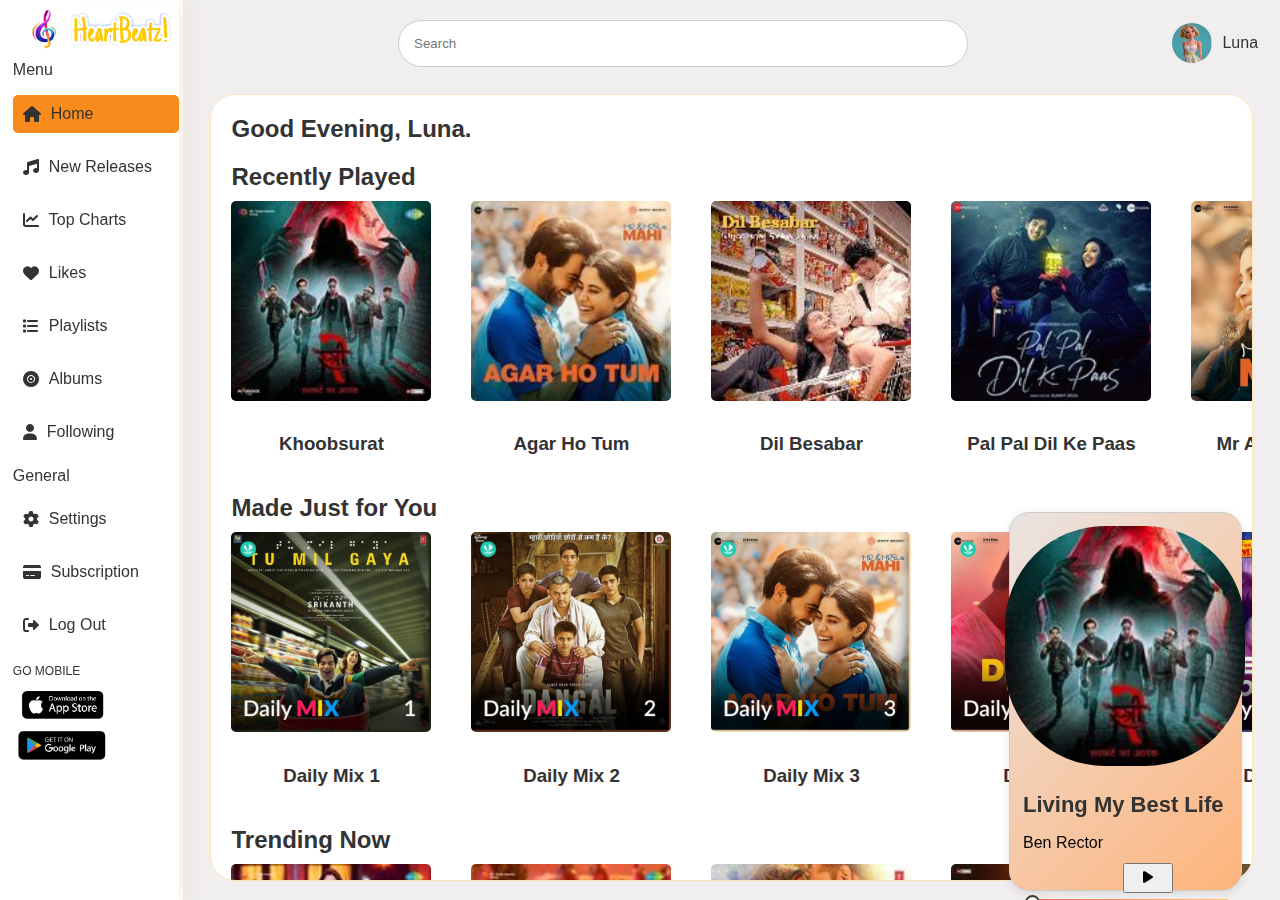
<file: index.html>
<!DOCTYPE html>
<html lang="en">

<head>
  <meta charset="UTF-8">
  <meta name="viewport" content="width=device-width, initial-scale=1.0">
  <title>Fixed Layout with Scrollable Div</title>
  <link rel="stylesheet" href="styles.css">
  <link
      rel="stylesheet"
      href="https://cdnjs.cloudflare.com/ajax/libs/font-awesome/6.0.0/css/all.min.css"
</head>

<body>
  <div class="container">
    <div class="div1">
      <aside class="sidebar">
        <div class="logo">
          <a href="#" id="home-link">
            <img src="Logo.png" alt="HeartBeatz Logo" />

          </a>
        </div>
        <nav class="menu">
          Menu
          <ul>
            <li id="home" class="menu-item active">
              <a href="#"><i class="fa fa-home"></i> Home</a>
            </li>
            <li id="new-releases" class="menu-item">
              <a href="#"><i class="fa fa-music"></i> New Releases</a>
            </li>
            <li id="top-charts" class="menu-item">
              <a href="#"><i class="fa fa-chart-line"></i> Top Charts</a>
            </li>
            <li id="likes" class="menu-item">
              <a href="#"><i class="fa fa-heart"></i> Likes</a>
            </li>
            <li id="playlists" class="menu-item">
              <a href="#"><i class="fa fa-list"></i> Playlists</a>
            </li>
            <li id="albums" class="menu-item">
              <a href="#"><i class="fa fa-record-vinyl"></i> Albums</a>
            </li>
            <li id="following" class="menu-item">
              <a href="#"><i class="fa fa-user"></i> Following</a>
            </li>
          </ul>
          <ul class="general">
            General
            <li>
              <a href="#"><i class="fa fa-cog"></i> Settings</a>
            </li>
            <li>
              <a href="#"><i class="fa fa-credit-card"></i> Subscription</a>
            </li>
            <li id="logout">
              <a href="#" id="logout-link"><i class="fa fa-sign-out-alt"></i> Log Out</a>
          </li>
          </ul>
        </nav>
        <div class="mobile-apps">
          <p>GO MOBILE</p>
          <div class="app-links">
            <a href="#"><img src="App store logo.png" alt="App Store" /></a>
            <a href="#"><img src="Play store logo.png" alt="Google Play" /></a>
          </div>
        </div>
      </aside>
    </div>
    <div class="div2">
      <header>
        <input type="text" placeholder="Search" />
        <div class="user-profile">
          <img src="user.png" alt="User Profile" />
          <span>Luna</span>

        </div>
      </header>
    </div>
    <div class="div3">
      <div class="music-player">
        
        <div class="playing-image">
          <img src="Stree-2.jpg" alt="Album Art" />
        </div>
        <div class="control">
          <div class="track-info">
            <p class="track-title">Living My Best Life</p>
            <p class="track-artist">Ben Rector</p>
          </div>
          <div class="audio-controls">
            <button id="play-pause-btn"><i class="fa fa-play"></i></button>
            <input type="range" id="seekbar" value="0" max="100">
            <span id="current-time">00:00</span> / <span id="duration">00:00</span>
        </div>
        </div>
      </div>
      <div id="div4" class="div4">
        <!-- Recently Played Section -->
        <section class="music-section">
          <h2>Good Evening, Luna.</h2>
          <h2>Recently Played</h2>
          <div class="music-list">

            <div class="music-card" data-audio="Song1.mp3">
              <img src="Stree-2.jpg" alt="Khoobsurat" />

              <h3>Khoobsurat</h3>
            </div>
            <div class="music-card" data-audio="song2.mp3">

              <img src="Agar-Ho-Tum.jpg" alt="Tu Chahiye Lofi Mix" />
              <h3>Agar Ho Tum</h3>
            </div>
            <div class="music-card" data-audio="song3.mp3">
              <img src="Dil-Besabar.jpg" alt="Khoobsurat" />
              <h3>Dil Besabar</h3>
            </div>
            <div class="music-card">
              <img src="Pal-Pal-Dil-Ke-Paas.jpg" alt="Tu Chahiye Lofi Mix" />
              <h3>Pal Pal Dil Ke Paas</h3>
            </div>
            <div class="music-card" data-audio="song4.mp3">
              <img src="Mr-And-Mrs-Mahi.jpg" alt="Khoobsurat" />
              <h3>Mr And Mrs Mahi</h3>
            </div>
            <div class="music-card" data-audio="song1.mp5">
              <img src="Raanjhana.jpg" alt="Tu Chahiye Lofi Mix" />
              <h3>Raanjhana ve</h3>
            </div>
            <div class="music-card" data-audio="song6.mp3">
              <img src="Kesariya.jpg" alt="Khoobsurat" />
              <h3>Kesariya</h3>
            </div>
            <div class="music-card">
              <img src="Parmanu.jpg" alt="Tu Chahiye Lofi Mix" />
              <h3>Parmanu</h3>
            </div>
            <div class="music-card" data-audio="song7.mp3">
              <img src="Tu.jpg" alt="Khoobsurat" />
              <h3>Tu Chahiye Lofi Mix </h3>
            </div>
            <div class="music-card" data-audio="song8.mp3">
              <img src="Stree-2-2.jpg" alt="Tu Chahiye Lofi Mix" />
              <h3>Stree 2</h3>
            </div>
            <div class="music-card">
              <img src="Pretty-Girl.jpg" alt="Khoobsurat" />
              <h3>Pretty Girl</h3>
            </div>


          </div>
        </section>

        <!-- Made Just for You Section -->
        <section class="music-section">
          <h2>Made Just for You</h2>
          <div class="music-list">
            <div class="music-card" data-audio="song9.mp3">
              <img src="Tum mil gay.png" alt="Daily Mix 1" />
              <h3>Daily Mix 1</h3>
            </div>
            <div class="music-card" data-audio="song7.mp3">
              <img src="Dangal.png" alt="Late Night Mix" />
              <h3>Daily Mix 2</h3>
            </div>
            <div class="music-card" data-audio="song2.mp3">
              <img src="Agar ho tum.png" alt="Daily Mix 1" />
              <h3>Daily Mix 3</h3>
            </div>
            <div class="music-card" data-audio="song4.mp3">
              <img src="Dekha tenu.png" alt="Late Night Mix" />
              <h3>Daily Mix 4</h3>
            </div>
            <div class="music-card">
              <img src="Pee loon.png" alt="Daily Mix 1" />
              <h3>Daily Mix 5</h3>
            </div>
            <div class="music-card" data-audio="song10.mp3">
              <img src="Kaisa hua.png" alt="Late Night Mix" />
              <h3>Daily Mix 6</h3>
            </div>
            <div class="music-card">
              <img src="Late night.png" alt="Daily Mix 1" />
              <h3>Late Night</h3>
            </div>
            <div class="music-card">
              <img src="Back in time.png" alt="Late Night Mix" />
              <h3>Back in time</h3>
            </div>

          </div>
        </section>

        <!-- Trending Now -->
        <section class="music-section">
          <h2>Trending Now</h2>
          <div class="music-list">
            <div class="music-card" data-audio="song11.mp3">
              <img src="Aaj-Ki-Raat.jpg" alt="Daily Mix 1" />
              <h3>Aaj Ki Raat</p>
            </div>
            <div class="music-card" data-audio="song12.mp3">
              <img src="Aayi-Nai.jpg" alt="Late Night Mix" />
              <h3>Aayi Nai</h3>
            </div>
            <div class="music-card" data-audio="song13.mp3">
              <img src="Pehli-Dafa.jpg" alt="Daily Mix 1" />
              <h3>Pehli Dafa</h3>
            </div>
            <div class="music-card" data-audio="song14.mp3">
              <img src="O-Maahi.jpg" alt="Late Night Mix" />
              <h3>O Maahi</h3>
            </div>
            <div class="music-card" data-audio="song15.mp3">
              <img src="Solemate.jpg" alt="Daily Mix 1" />
              <h3>Solemate</h3>
            </div>
            <div class="music-card">
              <img src="Munjya.jpg" alt="Late Night Mix" />
              <h3>Munjya</h3>
            </div>
            <div class="music-card" data-audio="song16.mp3">
              <img src="Rocky-Aur-Rani.jpg" alt="Daily Mix 1" />
              <h3>Rocky Aur Rani</h3>
            </div>
            <div class="music-card" data-audio="song1.mp3">
              <img src="Stree-2.jpg" alt="Late Night Mix" />
              <h3>Stree 2</h3>
            </div>

          </div>
        </section>
        </section>

        <!-- New Releases -->
        <section class="music-section">
          <h2>New Releases</h2>
          <div class="music-list">
            <div class="music-card">
              <img src="Stree-2.jpg" alt="Daily Mix 1" />
              <h3>Stree 2</h3>
            </div>
            <div class="music-card">
              <img src="Khel-Khel-Mein.jpg" alt="Late Night Mix" />
              <h3>Khel Khel Mein</h3>
            </div>
            <div class="music-card">
              <img src="Vedaa.jpg" alt="Daily Mix 1" />
              <h3>Vedaa</h3>
            </div>
            <div class="music-card">
              <img src="Kill.jpg" alt="Late Night Mix" />
              <h3>Kill</h3>
            </div>
            <div class="music-card">
              <img src="Kalki.jpg" alt="Daily Mix 1" />
              <h3>Kalki</h3>
            </div>
            <div class="music-card">
              <img src="Ulajh.jpg" Late Night Mix" />
              <h3>Ulajh</h3>
            </div>
            <div class="music-card">
              <img src="Dheere-Dheere.jpg" alt="Daily Mix 1" />
              <h3>Dheere Dheere</h3>
            </div>
            <div class="music-card">
              <img src="Ghudchadi.jpg" alt="Late Night Mix" />
              <h3>Ghudchadi</h3>
            </div>

          </div>
        </section>
        </section>
      </div>
      <div id="div5" class="div5" style="display: none;">
        <!-- NEW Release -->
        <section class="music-section">
          <h2>New Songs</h2>
          <div class="music-list">
            <div class="music-card">
              <img src="Stree-2.jpg" alt="Daily Mix 1" />
              <h3>Stree 2</h3>
            </div>
            <div class="music-card">
              <img src="Khel-Khel-Mein.jpg" alt="Late Night Mix" />
              <h3>Khel Khel Mein</h3>
            </div>
            <div class="music-card">
              <img src="Vedaa.jpg" alt="Daily Mix 1" />
              <h3>Vedaa</h3>
            </div>
            <div class="music-card">
              <img src="Kill.jpg" alt="Late Night Mix" />
              <h3>Kill</h3>
            </div>
            <div class="music-card">
              <img src="Kalki.jpg" alt="Daily Mix 1" />
              <h3>Kalki</h3>
            </div>
            <div class="music-card">
              <img src="Ulajh.jpg" Late Night Mix" />
              <h3>Ulajh</h3>
            </div>
            <div class="music-card">
              <img src="Dheere-Dheere.jpg" alt="Daily Mix 1" />
              <h3>Dheere Dheere</h3>
            </div>
            <div class="music-card">
              <img src="Ghudchadi.jpg" alt="Late Night Mix" />
              <h3>Ghudchadi</h3>
            </div>

          </div>
        </section>

        <section class="music-section">

          <div class="music-list">
            <div class="music-card" data-audio="song11.mp3">
              <img src="Aaj-Ki-Raat.jpg" alt="Daily Mix 1" />
              <h3>Aaj Ki Raat</p>
            </div>
            <div class="music-card" data-audio="song12.mp3">
              <img src="Aayi-Nai.jpg" alt="Late Night Mix" />
              <h3>Aayi Nai</h3>
            </div>
            <div class="music-card" data-audio="song13.mp3">
              <img src="Pehli-Dafa.jpg" alt="Daily Mix 1" />
              <h3>Pehli Dafa</h3>
            </div>
            <div class="music-card" data-audio="song14.mp3">
              <img src="O-Maahi.jpg" alt="Late Night Mix" />
              <h3>O Maahi</h3>
            </div>
            <div class="music-card" data-audio="song15.mp3">
              <img src="Solemate.jpg" alt="Daily Mix 1" />
              <h3>Solemate</h3>
            </div>
            <div class="music-card">
              <img src="Munjya.jpg" alt="Late Night Mix" />
              <h3>Munjya</h3>
            </div>
            <div class="music-card" data-audio="song16.mp3">
              <img src="Rocky-Aur-Rani.jpg" alt="Daily Mix 1" />
              <h3>Rocky Aur Rani</h3>
            </div>
            <div class="music-card" data-audio="song1.mp3">
              <img src="Stree-2.jpg" alt="Late Night Mix" />
              <h3>Stree 2</h3>
            </div>

          </div>
        </section>
      </div>
      <div id="div6" class="div6" style="display: none;">

        <section class="music-section">

          <h2>Top Chats</h2>
          <div class="music-list">

            <div class="music-card" data-audio="song1.mp3">
              <img src="Stree-2.jpg" alt="Khoobsurat" />

              <h3>Khoobsurat</h3>
            </div>
            <div class="music-card" data-audio="song2.mp3">

              <img src="Agar-Ho-Tum.jpg" alt="Tu Chahiye Lofi Mix" />
              <h3>Agar Ho Tum</h3>
            </div>
            <div class="music-card" data-audio="song3.mp3">
              <img src="Dil-Besabar.jpg" alt="Khoobsurat" />
              <h3>Dil Besabar</h3>
            </div>
            <div class="music-card">
              <img src="Pal-Pal-Dil-Ke-Paas.jpg" alt="Tu Chahiye Lofi Mix" />
              <h3>Pal Pal Dil Ke Paas</h3>
            </div>
            <div class="music-card" data-audio="song4.mp3">
              <img src="Mr-And-Mrs-Mahi.jpg" alt="Khoobsurat" />
              <h3>Mr And Mrs Mahi</h3>
            </div>
            <div class="music-card" data-audio="song1.mp5">
              <img src="Raanjhana.jpg" alt="Tu Chahiye Lofi Mix" />
              <h3>Raanjhana ve</h3>
            </div>
            <div class="music-card" data-audio="song6.mp3">
              <img src="Kesariya.jpg" alt="Khoobsurat" />
              <h3>Kesariya</h3>
            </div>
            <div class="music-card">
              <img src="Parmanu.jpg" alt="Tu Chahiye Lofi Mix" />
              <h3>Parmanu</h3>
            </div>
            <div class="music-card" data-audio="song7.mp3">
              <img src="Tu.jpg" alt="Khoobsurat" />
              <h3>Tu Chahiye Lofi Mix </h3>
            </div>
            <div class="music-card" data-audio="song8.mp3">
              <img src="Stree-2-2.jpg" alt="Tu Chahiye Lofi Mix" />
              <h3>Stree 2</h3>
            </div>
            <div class="music-card">
              <img src="Pretty-Girl.jpg" alt="Khoobsurat" />
              <h3>Pretty Girl</h3>
            </div>


          </div>
        </section>


        <section class="music-section">

          <div class="music-list">
            <div class="music-card" data-audio="song9.mp3">
              <img src="Tum mil gay.png" alt="Daily Mix 1" />
              <h3>Daily Mix 1</h3>
            </div>
            <div class="music-card" data-audio="song7.mp3">
              <img src="Dangal.png" alt="Late Night Mix" />
              <h3>Daily Mix 2</h3>
            </div>
            <div class="music-card" data-audio="song2.mp3">
              <img src="Agar ho tum.png" alt="Daily Mix 1" />
              <h3>Daily Mix 3</h3>
            </div>
            <div class="music-card" data-audio="song4.mp3">
              <img src="Dekha tenu.png" alt="Late Night Mix" />
              <h3>Daily Mix 4</h3>
            </div>
            <div class="music-card">
              <img src="Pee loon.png" alt="Daily Mix 1" />
              <h3>Daily Mix 5</h3>
            </div>
            <div class="music-card" data-audio="song10.mp3">
              <img src="Kaisa hua.png" alt="Late Night Mix" />
              <h3>Daily Mix 6</h3>
            </div>
            <div class="music-card">
              <img src="Late night.png" alt="Daily Mix 1" />
              <h3>Late Night</h3>
            </div>
            <div class="music-card">
              <img src="Back in time.png" alt="Late Night Mix" />
              <h3>Back in time</h3>
            </div>

          </div>
        </section>
      </div>
    </div>

  </div>
  <script src="scripts.js"></script>
</body>

</html>
</file>
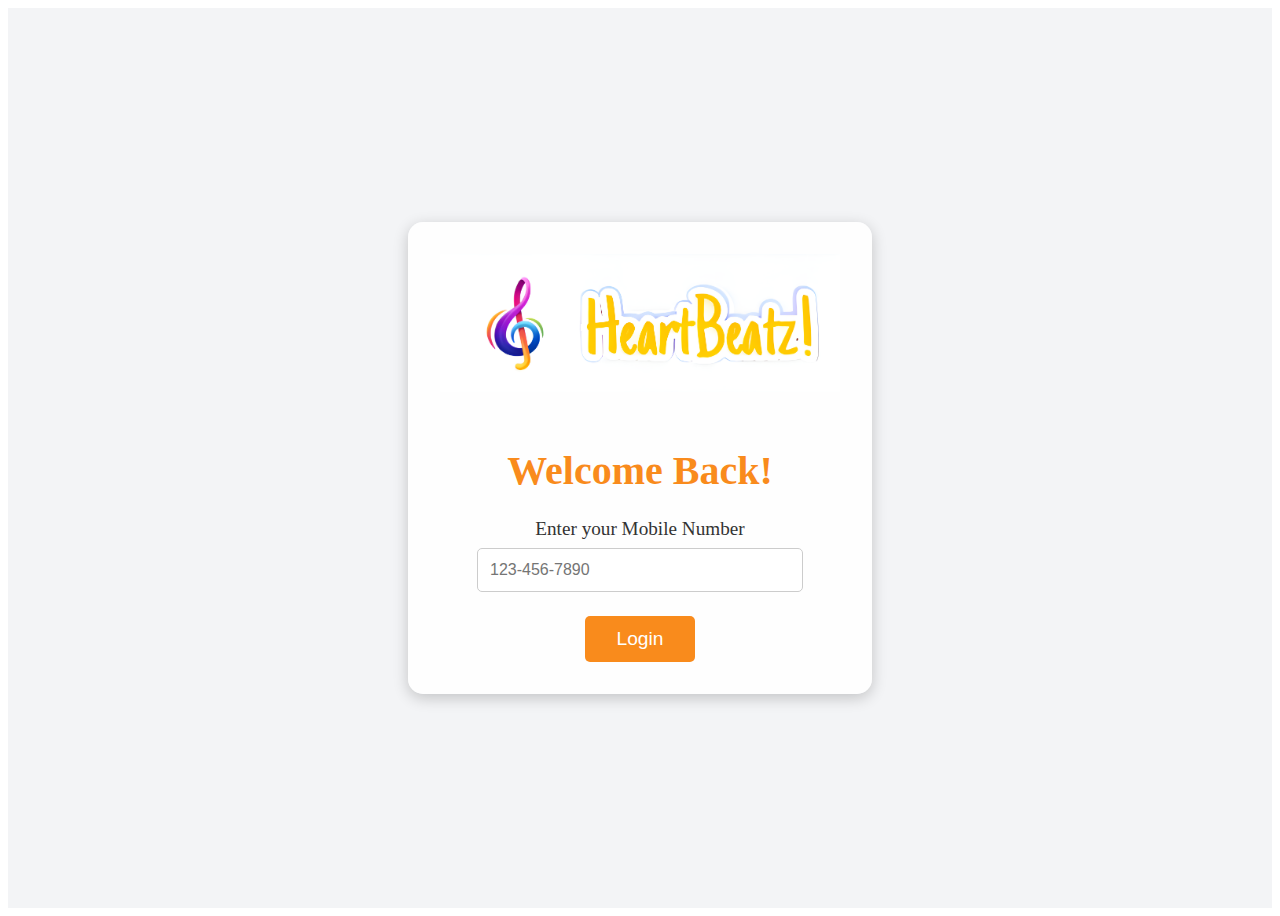
<file: login.html>
<!DOCTYPE html>
<html lang="en">
<head>
    <meta charset="UTF-8">
    <meta name="viewport" content="width=device-width, initial-scale=1.0">
    <title>Login</title>
    <style>
        /* Login Page Styles */
.login-container {
    position: relative;
    width: 100%;
    height: 100vh;
    display: flex;
    justify-content: center;
    align-items: center;
    background-color: #f3f4f6;
    overflow: hidden;
}


.login-content {
    background: rgba(255, 255, 255, 0.85);
    padding: 2rem;
    border-radius: 15px;
    box-shadow: 0 4px 15px rgba(0, 0, 0, 0.2);
    text-align: center;
    animation: fadeIn 1s ease-in-out;
}

.login-content .logo img {
    width: 400px;
    margin-bottom: 1.5rem;
}

.login-content h1 {
    font-size: 2.5rem;
    margin-bottom: 1.5rem;
    color: #f98b1c;
}

.login-content form {
    display: flex;
    flex-direction: column;
    align-items: center;
}

.login-content label {
    font-size: 1.2rem;
    margin-bottom: 0.5rem;
    color: #333;
}

.login-content input[type="text"] {
    padding: 0.75rem;
    font-size: 1rem;
    margin-bottom: 1.5rem;
    width: 100%;
    max-width: 300px;
    border: 1px solid #ccc;
    border-radius: 5px;
}

.login-content button {
    padding: 0.75rem 2rem;
    font-size: 1.2rem;
    color: #fff;
    background-color: #f98b1c;
    border: none;
    border-radius: 5px;
    cursor: pointer;
    transition: background-color 0.3s ease;
}

.login-content button:hover {
    background-color: #e07a1b;
}

@keyframes fadeIn {
    from {
        opacity: 0;
        transform: translateY(-20px);
    }
    to {
        opacity: 1;
        transform: translateY(0);
    }
}

    </style>
</head>
<body>
    
    <div class="login-container">
       
        <div class="login-content">
            <div class="logo">
                <img src="Logo.png" alt="HeartBeatz Logo">
            </div>
            <h1>Welcome Back!</h1>
            <form id="login-form">
                <label for="mobile-number">Enter your Mobile Number</label>
                <input type="text" id="mobile-number" name="mobile-number" placeholder="123-456-7890" required>
                <button type="submit">Login</button>
            </form>
        </div>
    </div>

    <script>
        document.getElementById('login-form').addEventListener('submit', function(e) {
            e.preventDefault(); // Prevent form submission
            const mobileNumber = document.getElementById('mobile-number').value;
            
            // Simple validation for 10-digit mobile number
            if (/^\d{10}$/.test(mobileNumber)) {
                window.location.href = 'index.html';
            } else {
                alert('Please enter a valid 10-digit mobile number.');
            }
        });
    </script>
</body>
</html>
</file>
<file: styles.css>
body,
html {
  margin: 0;
  padding: 0;
  font-family: "Arial", sans-serif;
  background-color: #f3f4f6;
  color: #333;
  height: 100%;
  overflow: hidden; 
}

container {
  display: flex;
  height: 100vh;
  overflow: hidden;
}

.div1 {
  width: 14.3%;
  background-color: #fff;
  position: fixed;
  height: 100vh;
}

.div2 {
  width: 85.7%;
  height: 8%;
  background-color: #ede7e783;
  position: fixed;
  top: 0;
  right: 0;
}

.div3 {
  width: 85.7%; 
  height: 92%; 
  background-color: #ede7e783;
  position: fixed;
  right: 0;
  bottom: 0;
}

.div4 {
  margin: 2%;
  
  margin-left: 2.5%;
  width: 95%;
  height: 95%;
  border: 1.5px solid #ffe4b5;
  overflow-y: auto;

  border-radius: 25px;
  overflow-y: scroll; 
  background-color: #fff;
  
  box-sizing: border-box;
}

.div5 {
  margin: 2%;
  
  margin-left: 2.5%;
  width: 95%;
  height: 95%;
  border: 1.5px solid #ffe4b5;
  overflow-y: auto;

  border-radius: 25px;
  overflow-y: scroll; 
  background-color: #fff;
  
  box-sizing: border-box;
}
.div6 {
  margin: 2%;
 
  margin-left: 2.5%;
  width: 95%;
  height: 95%;
  border: 1.5px solid #ffe4b5;
  overflow-y: auto;

  border-radius: 25px;
  overflow-y: scroll; 
  background-color: #fff;
  
  box-sizing: border-box;
}

.div4,
.div5,
.div6 {
  transition: display 0.3s ease-in-out; 
}

/* Sidebar Styles */
.sidebar {
  width: 13%;
  height: 100vh;
  background-color: #fff;
  border: #ff0000;
  box-shadow: 10px 0 18px rgba(223, 105, 8, 0.1);
  
  position: fixed;
  padding-left: 1%;
}

.logo img {
  width: 100%;
}

.logo h1 {
  font-size: 24px;
  margin-top: 10px;
  color: #333;
}

.menu ul,
.general {
  list-style-type: none;
  padding: 0;
}

.menu ul li,
.general li {
  margin: 15px 0;
  padding: 10px;
}

.menu ul li.active {
  background-color: #f98b1c;
  border-radius: 5px;
}

.menu ul li a,
.general li a {
  text-decoration: none;
  color: #333;
  display: flex;
  align-items: center;
}

.menu ul li a i,
.general li a i {
  margin-right: 10px;
}
.mobile-apps {
  margin-top: 20px;
}

.mobile-apps p {
  font-size: 12px;
  margin-bottom: 10px;
}

.app-links img {
 
  width: 100px;
  margin-right: 10px;
}



header {
  display: flex;
  justify-content: space-between;
  align-items: center;
  
  margin-top: 1.8%;
  margin-right: 2%;
}

header input[type="text"] {
  width: 50%;

  padding: 15px;
  border: 1px solid #ccc;
  border-radius: 50px;
  margin-left: 20%;
}

.user-profile {
  display: flex;
  align-items: center;
  position: relative;
  cursor: pointer;
}

.user-profile img {
  width: 40px;
  height: 40px;
  border-radius: 50%;
  margin-right: 10px;
}



/* Music Sections */
.music-section {
  margin-bottom: 20px;
  padding-left: 20px;
}

.music-section h2 {
  font-size: 24px;
  margin-bottom: 10px;
}

.music-section p {
  font-size: 18px;
  margin-bottom: 15px;
}

.music-list {
  display: flex;
  gap: 25px;
  overflow-x: auto;
  scroll-behavior: smooth;
}

.music-card {
  flex: 0 0 auto;
  width: 200px;
  margin-right: 15px;
  text-align: center;
}

.music-card img {
  width: 100%;
  border-radius: 5px;
  margin-bottom: 10px;
  cursor: pointer;
}



.music-player {
  position: fixed;
  bottom: 1%;
  right: 3%;
  width: 16%;
  height: 39%;
  padding: 1%;
  background-color: #fff;
  border: 1px solid #ccc;
  display: flex;
  flex-direction: column;
  align-items: center;
  background: linear-gradient(135deg, #eae4e2, #feb47b);
  box-shadow: 0 4px 15px rgba(0, 0, 0, 0.2);
  box-shadow: 0 2px 10px rgba(0, 0, 0, 0.1);
  border-radius: 20px;
  z-index: 1;
}



.track-info {
  flex: 1;
}

.track-title {
  font-size: 20px;
  margin-bottom: 5px;
  font-weight: 700;
  justify-content: center;
}

.track-artist {
  font-size: 14px;
  color: #666;
  justify-content: center;
}

.player-controls {
  display: flex;
  align-items: center;
  margin-top: 30px;
}
.player-controls button {
  padding: 10px 20px;
  margin: 5px;
  font-size: 16px;
  cursor: pointer;
  background-color: #fff;
  border: 2px solid #ff7e5f;
  border-radius: 50%;
  width: 50px;
  height: 50px;
  font-size: 20px;
  transition: transform 0.2s ease-in-out;
}
.player-controls button:hover {
  transform: scale(1.5);
  background-color: #ff7e5f;
  color: #fff;
}

.player-controls .control-btn {
  background-color: transparent;
  border: none;
  font-size: 20px;
  margin: 0 8px;
  cursor: pointer;
}
#play-pause-btn {
  margin-left: 100PX;
  width: 50PX;
  height: 30PX;
  margin-top: -100PX;
}
#seekbar {
  -webkit-appearance: none;
  appearance: none;
  width: 100%;
  height: 8px;
  background: linear-gradient(90deg, #ff5f5f 0%, #fec57b 100%);
  outline: none;
  border-radius: 5px;
  transition: background 0.3s ease;
}

#seekbar::-webkit-slider-thumb {
  -webkit-appearance: none;
  appearance: none;
  width: 15px;
  height: 15px;
  background: #fff;
  border: 2px solid #3b372c;
  border-radius: 50%;
  cursor: pointer;
}

.playing-image img {
  animation: spin 4s linear infinite;
}

@keyframes spin {
  0% { transform: rotate(0deg); }
  100% { transform: rotate(360deg); }
}

.playing-image img {
  height: 15rem;
  
  border-radius: 100PX;
  /* padding-left: 21px; */
  justify-content: center;
  margin: auto;
  
}
/* Hide scrollbar but keep scrolling */
.music-list {
  overflow-x: hidden;
  scroll-behavior: smooth;
  transition: overflow-x 0.3s ease-in-out;
}

/* Show scrollbar on hover */
.music-list:hover {
  overflow-x: auto;
}

.music-list::-webkit-scrollbar {
  height: 8px;
}

.music-list::-webkit-scrollbar-thumb {
  background-color: #ccc;
  border-radius: 10px;
}

.music-card {
  position: relative;
  text-align: center;
}

.music-card img {
  width: 100%;
  border-radius: 5px;
}

@media (max-width: 768px) {
  .music-player {
      width: 80%;
      bottom: 10%;
  }
  .player-controls button {
      width: 40px;
      height: 40px;
  }
}
.track-title {
  font-family: 'Poppins', sans-serif;
  font-size: 22px;
}

.track-artist {
  font-family: 'Roboto', sans-serif;
  font-size: 16px;
  color: #000000;
}
</file>
